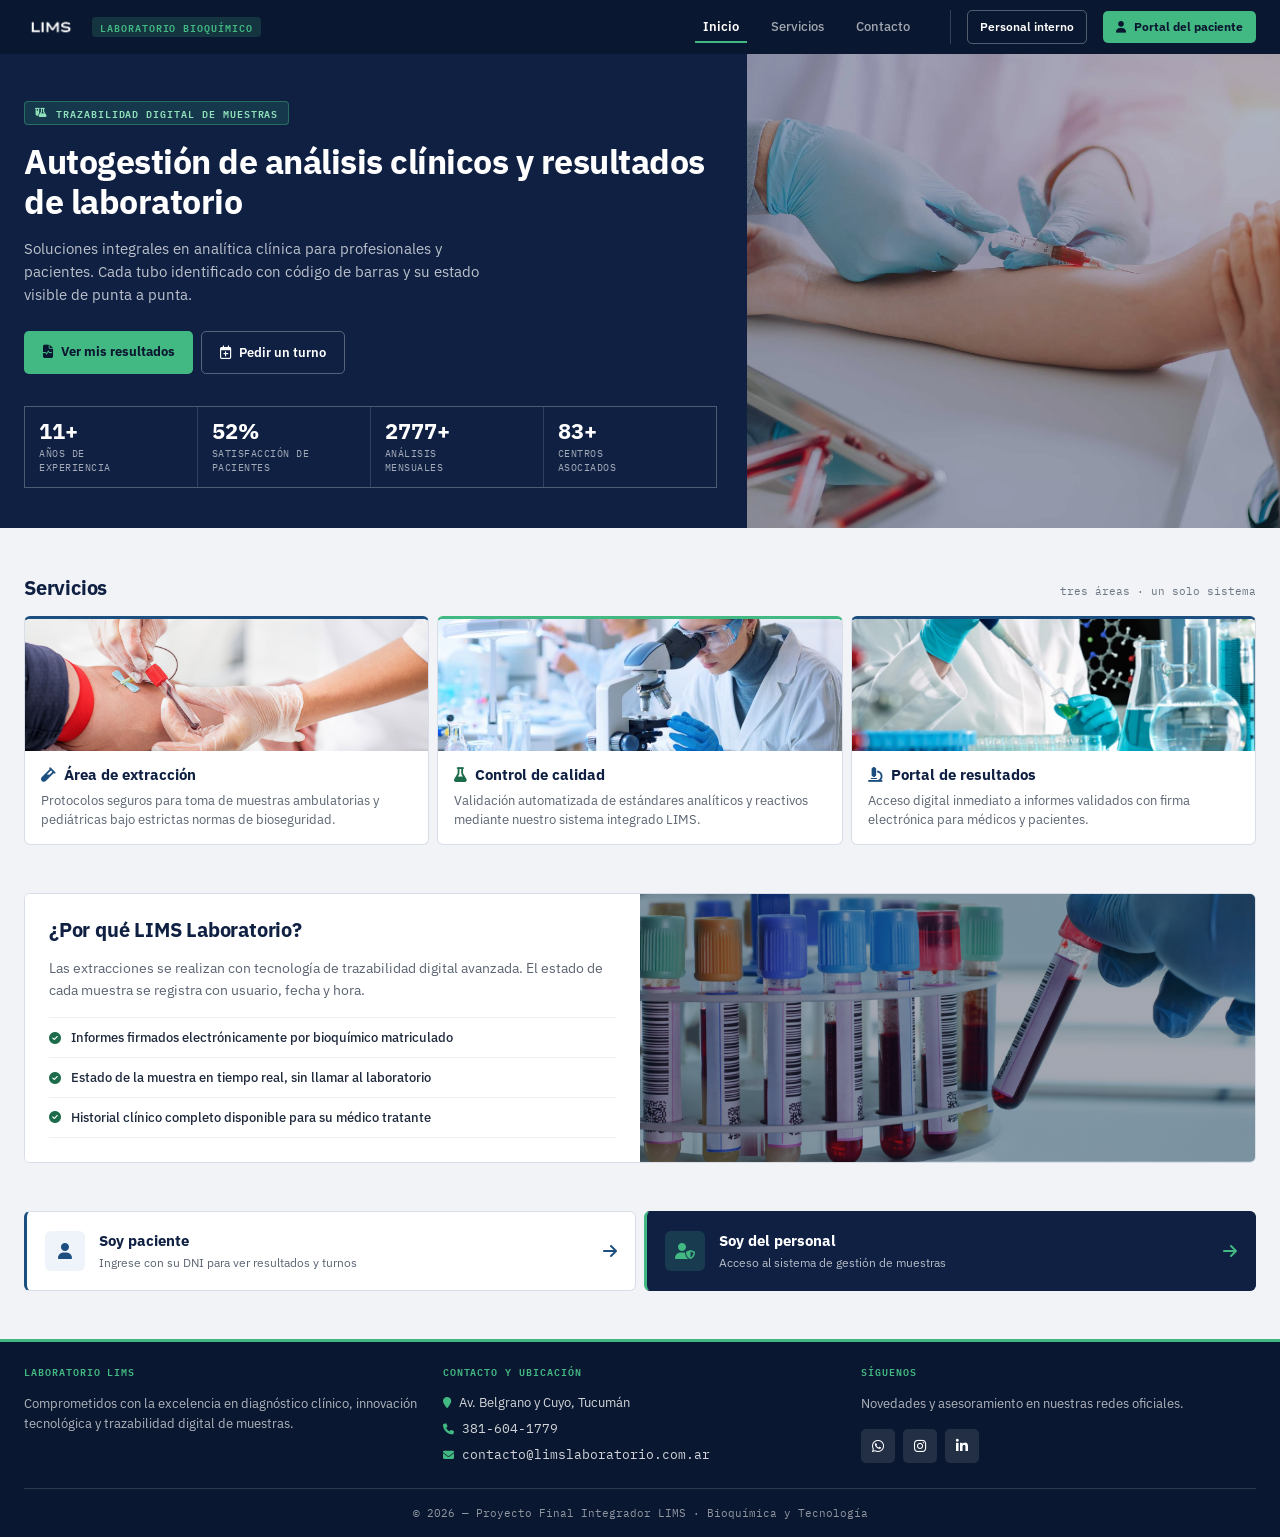
<file: index.html>
<!DOCTYPE html>
<html lang="es">
<head>
    <meta charset="UTF-8">
    <meta name="viewport" content="width=device-width, initial-scale=1.0">
    <meta name="description" content="Sistema Integral LIMS - Laboratorio Bioquímico de Análisis Clínicos y Autogestión de resultados.">
    <title>LIMS - Laboratorio Bioquímico</title>
    <link rel="icon" type="image/png" href="./img/favicon.png">
    <link rel="preconnect" href="https://fonts.googleapis.com">
    <link rel="preconnect" href="https://fonts.gstatic.com" crossorigin>
    <link href="https://fonts.googleapis.com/css2?family=IBM+Plex+Sans:wght@400;500;600;700&family=IBM+Plex+Mono:wght@400;500;600&display=swap" rel="stylesheet">
    <link rel="stylesheet" href="https://cdnjs.cloudflare.com/ajax/libs/bootstrap/5.3.3/css/bootstrap.min.css">
    <link rel="stylesheet" href="https://cdnjs.cloudflare.com/ajax/libs/font-awesome/6.4.0/css/all.min.css">
    <link rel="stylesheet" href="./css/styles.css">
</head>
<body>
    <header class="navbar navbar-expand-lg navbar-dark lims-navbar sticky-top py-0">
        <div class="container-fluid px-3 px-lg-4">
            <a class="navbar-brand d-flex align-items-center gap-3 py-0" href="index.html">
                <img src="./img/logo1.png" alt="Logo LIMS Laboratorio Bioquímico" height="26" class="lims-logo-invert">
                <span class="lims-eyebrow lims-chip-brand d-none d-md-inline-block">Laboratorio bioquímico</span>
            </a>
            <button class="navbar-toggler border-0 py-1" type="button" data-bs-toggle="collapse" data-bs-target="#navbarNav" aria-controls="navbarNav" aria-expanded="false" aria-label="Abrir menú">
                <span class="navbar-toggler-icon"></span>
            </button>
            <nav class="collapse navbar-collapse" id="navbarNav" aria-label="Menú principal">
                <ul class="navbar-nav ms-auto align-items-lg-center gap-lg-3 py-3 py-lg-0">
                    <li class="nav-item"><a class="nav-link lims-nav-link active" aria-current="page" href="index.html">Inicio</a></li>
                    <li class="nav-item"><a class="nav-link lims-nav-link" href="#servicios">Servicios</a></li>
                    <li class="nav-item"><a class="nav-link lims-nav-link" href="#contacto">Contacto</a></li>
                    <li class="nav-item ms-lg-3 ps-lg-3 lims-nav-divider mt-3 mt-lg-0">
                        <a class="btn btn-sm lims-btn-ghost" href="./pages/login-personal.html">Personal interno</a>
                    </li>
                    <li class="nav-item mt-2 mt-lg-0">
                        <a class="btn btn-sm lims-btn-accent" href="./pages/login-paciente.html"><i class="fa-solid fa-user me-2"></i>Portal del paciente</a>
                    </li>
                </ul>
            </nav>
        </div>
    </header>

    <section class="lims-hero">
        <div class="row g-0">
            <div class="col-lg-7 lims-hero-copy">
                <span class="lims-eyebrow lims-chip-accent d-inline-flex align-items-center gap-2 mb-3">
                    <i class="fa-solid fa-flask-vial"></i>Trazabilidad digital de muestras
                </span>
                <h1 class="lims-hero-title mb-3">Autogestión de análisis clínicos y resultados de laboratorio</h1>
                <p class="lims-hero-lead mb-4">Soluciones integrales en analítica clínica para profesionales y pacientes. Cada tubo identificado con código de barras y su estado visible de punta a punta.</p>

                <div class="d-flex flex-wrap gap-2 mb-4 pb-2">
                    <a href="./pages/login-paciente.html" class="btn lims-btn-accent">
                        <i class="fa-solid fa-file-waveform me-2"></i>Ver mis resultados
                    </a>
                    <a href="#contacto" class="btn lims-btn-ghost">
                        <i class="fa-regular fa-calendar-plus me-2"></i>Pedir un turno
                    </a>
                </div>

                <div class="lims-stats row row-cols-2 row-cols-md-4 g-0">
                    <div class="col">
                        <div class="lims-stat">
                            <div class="lims-stat-value" data-target="20" data-suffix="+">0+</div>
                            <div class="lims-stat-label">Años de<br>experiencia</div>
                        </div>
                    </div>
                    <div class="col">
                        <div class="lims-stat">
                            <div class="lims-stat-value" data-target="95" data-suffix="%">0%</div>
                            <div class="lims-stat-label">Satisfacción de<br>pacientes</div>
                        </div>
                    </div>
                    <div class="col">
                        <div class="lims-stat">
                            <div class="lims-stat-value" data-target="5000" data-suffix="+">0+</div>
                            <div class="lims-stat-label">Análisis<br>mensuales</div>
                        </div>
                    </div>
                    <div class="col">
                        <div class="lims-stat">
                            <div class="lims-stat-value" data-target="150" data-suffix="+">0+</div>
                            <div class="lims-stat-label">Centros<br>asociados</div>
                        </div>
                    </div>
                </div>
            </div>
            <div class="col-lg-5 lims-hero-media d-none d-lg-block"></div>
        </div>
    </section>

    <main class="lims-surface py-4 py-lg-5">
        <div class="container-fluid px-3 px-lg-4">

            <section id="servicios" class="mb-5">
                <div class="d-flex align-items-baseline justify-content-between gap-3 mb-3">
                    <h2 class="lims-h2 mb-0">Servicios</h2>
                    <span class="lims-meta d-none d-sm-inline">tres áreas · un solo sistema</span>
                </div>
                <div class="row row-cols-1 row-cols-sm-2 row-cols-lg-3 g-2">
                    <div class="col">
                        <article class="card lims-card lims-card--blue h-100">
                            <img src="./img/analisis-sangre.jpg" class="lims-card-img" alt="Área de extracción y toma de muestras">
                            <div class="card-body">
                                <h3 class="lims-card-title"><i class="fa-solid fa-vial text-primary me-2"></i>Área de extracción</h3>
                                <p class="lims-card-text mb-0">Protocolos seguros para toma de muestras ambulatorias y pediátricas bajo estrictas normas de bioseguridad.</p>
                            </div>
                        </article>
                    </div>
                    <div class="col">
                        <article class="card lims-card lims-card--green h-100">
                            <img src="./img/analisis-clinicos.jpg" class="lims-card-img" alt="Control de calidad en análisis clínicos">
                            <div class="card-body">
                                <h3 class="lims-card-title"><i class="fa-solid fa-flask lims-text-success me-2"></i>Control de calidad</h3>
                                <p class="lims-card-text mb-0">Validación automatizada de estándares analíticos y reactivos mediante nuestro sistema integrado LIMS.</p>
                            </div>
                        </article>
                    </div>
                    <div class="col">
                        <article class="card lims-card lims-card--blue h-100">
                            <img src="./img/portal-resultados.jpg" class="lims-card-img" alt="Portal de resultados digitales de laboratorio">
                            <div class="card-body">
                                <h3 class="lims-card-title"><i class="fa-solid fa-microscope text-primary me-2"></i>Portal de resultados</h3>
                                <p class="lims-card-text mb-0">Acceso digital inmediato a informes validados con firma electrónica para médicos y pacientes.</p>
                            </div>
                        </article>
                    </div>
                </div>
            </section>

            <section class="row g-0 align-items-stretch lims-split mb-5">
                <div class="col-lg-6 bg-white p-4">
                    <h2 class="lims-h2 mb-3">¿Por qué LIMS Laboratorio?</h2>
                    <p class="lims-body mb-3">Las extracciones se realizan con tecnología de trazabilidad digital avanzada. El estado de cada muestra se registra con usuario, fecha y hora.</p>
                    <ul class="list-unstyled lims-rows mb-0">
                        <li><i class="fa-solid fa-circle-check lims-text-success"></i><span>Informes firmados electrónicamente por bioquímico matriculado</span></li>
                        <li><i class="fa-solid fa-circle-check lims-text-success"></i><span>Estado de la muestra en tiempo real, sin llamar al laboratorio</span></li>
                        <li><i class="fa-solid fa-circle-check lims-text-success"></i><span>Historial clínico completo disponible para su médico tratante</span></li>
                    </ul>
                </div>
                <div class="col-lg-6 tech-bg lims-split-media"></div>
            </section>

            <section class="row row-cols-1 row-cols-md-2 g-2">
                <div class="col">
                    <a href="./pages/login-paciente.html" class="lims-access lims-access--patient h-100">
                        <span class="lims-access-icon"><i class="fa-solid fa-user"></i></span>
                        <span class="flex-grow-1">
                            <span class="d-block lims-access-title">Soy paciente</span>
                            <span class="d-block lims-access-sub">Ingrese con su DNI para ver resultados y turnos</span>
                        </span>
                        <i class="fa-solid fa-arrow-right text-primary"></i>
                    </a>
                </div>
                <div class="col">
                    <a href="./pages/login-personal.html" class="lims-access lims-access--staff h-100">
                        <span class="lims-access-icon"><i class="fa-solid fa-user-shield"></i></span>
                        <span class="flex-grow-1">
                            <span class="d-block lims-access-title">Soy del personal</span>
                            <span class="d-block lims-access-sub">Acceso al sistema de gestión de muestras</span>
                        </span>
                        <i class="fa-solid fa-arrow-right lims-text-accent"></i>
                    </a>
                </div>
            </section>

        </div>
    </main>

    <footer class="lims-footer pt-4 pb-3">
        <div class="container-fluid px-3 px-lg-4">
            <div class="row g-4 pb-4">
                <div class="col-md-4">
                    <h3 class="lims-eyebrow lims-text-accent mb-3">Laboratorio LIMS</h3>
                    <p class="lims-footer-text mb-0">Comprometidos con la excelencia en diagnóstico clínico, innovación tecnológica y trazabilidad digital de muestras.</p>
                </div>
                <div class="col-md-4" id="contacto">
                    <h3 class="lims-eyebrow lims-text-accent mb-3">Contacto y ubicación</h3>
                    <p class="lims-footer-item"><i class="fa-solid fa-location-pin lims-text-accent me-2"></i>Av. Belgrano y Cuyo, Tucumán</p>
                    <p class="lims-footer-item lims-mono"><i class="fa-solid fa-phone lims-text-accent me-2"></i>381-604-1779</p>
                    <p class="lims-footer-item lims-mono mb-0"><i class="fa-solid fa-envelope lims-text-accent me-2"></i>contacto@limslaboratorio.com.ar</p>
                </div>
                <div class="col-md-4">
                    <h3 class="lims-eyebrow lims-text-accent mb-3">Síguenos</h3>
                    <p class="lims-footer-text mb-3">Novedades y asesoramiento en nuestras redes oficiales.</p>
                    <div class="d-flex gap-2">
                        <a href="https://whatsapp.com" target="_blank" rel="noopener" aria-label="WhatsApp" class="lims-social"><i class="fa-brands fa-whatsapp"></i></a>
                        <a href="https://instagram.com" target="_blank" rel="noopener" aria-label="Instagram" class="lims-social"><i class="fa-brands fa-instagram"></i></a>
                        <a href="https://linkedin.com" target="_blank" rel="noopener" aria-label="LinkedIn" class="lims-social"><i class="fa-brands fa-linkedin-in"></i></a>
                    </div>
                </div>
            </div>
            <div class="lims-footer-bottom pt-3 text-center">
                <p class="mb-0">&copy; 2026 — Proyecto Final Integrador LIMS · Bioquímica y Tecnología</p>
            </div>
        </div>
    </footer>

    <script src="https://cdnjs.cloudflare.com/ajax/libs/bootstrap/5.3.3/js/bootstrap.bundle.min.js"></script>
    <script src="./js/index.js"></script>
</body>
</html>
</file>
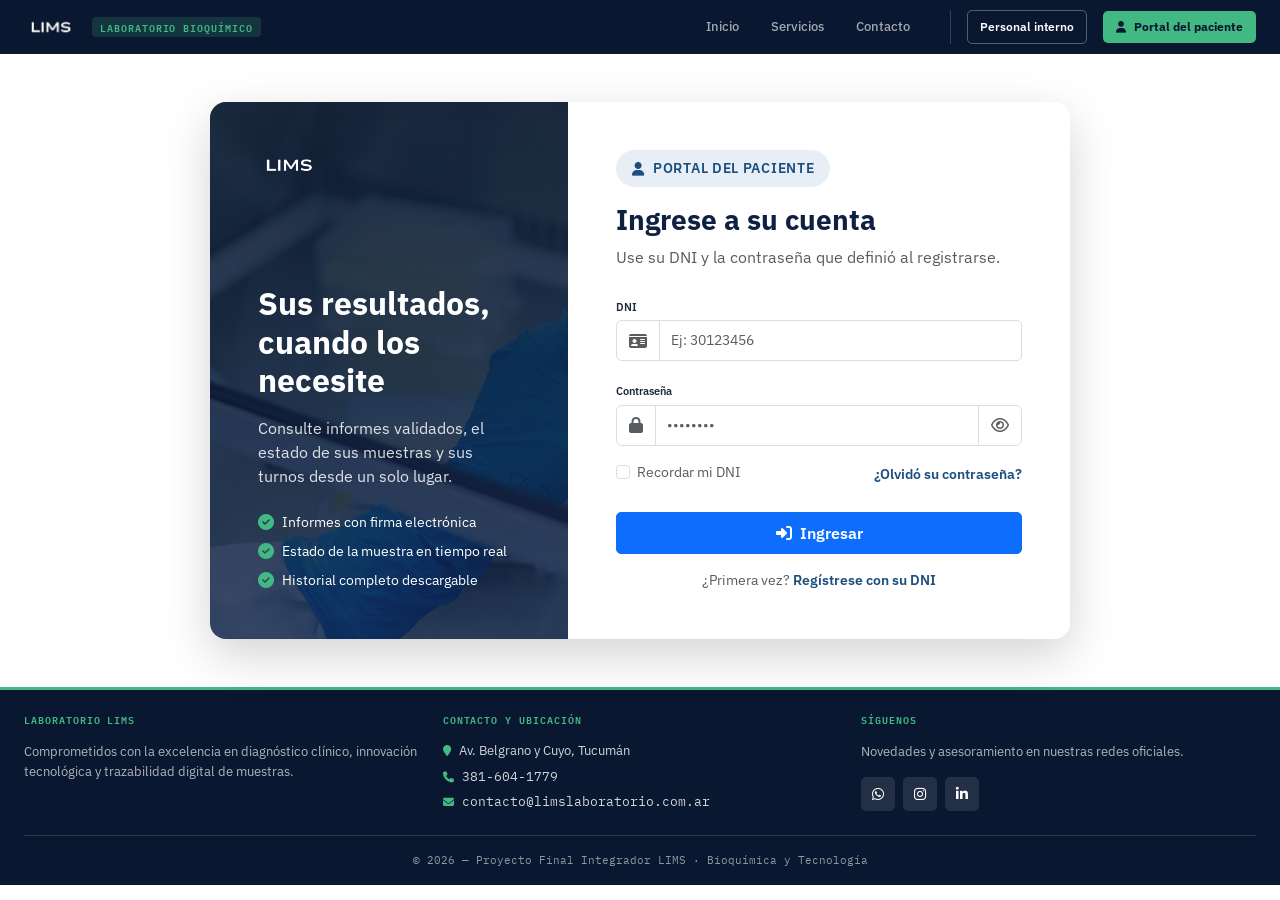
<file: pages/login-paciente.html>
<!DOCTYPE html>
<html lang="es">
<head>
    <meta charset="UTF-8">
    <meta name="viewport" content="width=device-width, initial-scale=1.0">
    <meta name="description" content="Portal de autogestión de pacientes para laboratorio bioquímico.">
    <title>LIMS - Portal del Paciente</title>
    <link rel="icon" type="image/png" href="../img/favicon.png">
    <link rel="preconnect" href="https://fonts.googleapis.com">
    <link rel="preconnect" href="https://fonts.gstatic.com" crossorigin>
    <link href="https://fonts.googleapis.com/css2?family=IBM+Plex+Sans:wght@400;500;600;700&family=IBM+Plex+Mono:wght@400;500;600&display=swap" rel="stylesheet">
    <link rel="stylesheet" href="https://cdnjs.cloudflare.com/ajax/libs/bootstrap/5.3.3/css/bootstrap.min.css">
    <link rel="stylesheet" href="https://cdnjs.cloudflare.com/ajax/libs/font-awesome/6.4.0/css/all.min.css">
    <link rel="stylesheet" href="../css/styles.css">
</head>
<body>
    <header class="navbar navbar-expand-lg navbar-dark lims-navbar sticky-top py-0">
        <div class="container-fluid px-3 px-lg-4">
            <a class="navbar-brand d-flex align-items-center gap-3 py-0" href="../index.html">
                <img src="../img/logo1.png" alt="Logo LIMS Laboratorio Bioquímico" height="26" class="lims-logo-invert">
                <span class="lims-eyebrow lims-chip-brand d-none d-md-inline-block">Laboratorio bioquímico</span>
            </a>
            <button class="navbar-toggler border-0 py-1" type="button" data-bs-toggle="collapse" data-bs-target="#navbarNav" aria-controls="navbarNav" aria-expanded="false" aria-label="Abrir menú">
                <span class="navbar-toggler-icon"></span>
            </button>
            <nav class="collapse navbar-collapse" id="navbarNav" aria-label="Menú principal">
                <ul class="navbar-nav ms-auto align-items-lg-center gap-lg-3 py-3 py-lg-0">
                    <li class="nav-item"><a class="nav-link lims-nav-link" href="../index.html">Inicio</a></li>
                    <li class="nav-item"><a class="nav-link lims-nav-link" href="../index.html#servicios">Servicios</a></li>
                    <li class="nav-item"><a class="nav-link lims-nav-link" href="../index.html#contacto">Contacto</a></li>
                    <li class="nav-item ms-lg-3 ps-lg-3 lims-nav-divider mt-3 mt-lg-0">
                        <a class="btn btn-sm lims-btn-ghost" href="login-personal.html">Personal interno</a>
                    </li>
                    <li class="nav-item mt-2 mt-lg-0">
                        <a class="btn btn-sm lims-btn-accent" aria-current="page" href="login-paciente.html"><i class="fa-solid fa-user me-2"></i>Portal del paciente</a>
                    </li>
                </ul>
            </nav>
        </div>
    </header>

    <main class="py-5 d-flex justify-content-center px-3">
        <div class="row g-0 shadow-lg rounded-4 overflow-hidden w-100" style="max-width: 860px;">

            <div class="col-md-5 patient-login-bg text-white p-4 p-md-5 d-flex flex-column">
                <img src="../img/logo1.png" alt="LIMS" height="30" class="mb-auto align-self-start" style="filter: brightness(0) invert(1); width: auto;">
                <h2 class="fw-bold mt-4 mb-3">Sus resultados, cuando los necesite</h2>
                <p class="mb-4" style="color: rgba(255,255,255,.85);">Consulte informes validados, el estado de sus muestras y sus turnos desde un solo lugar.</p>
                <ul class="list-unstyled d-flex flex-column gap-2 mb-0">
                    <li class="d-flex align-items-center gap-2"><i class="fa-solid fa-circle-check text-success"></i><span class="small">Informes con firma electrónica</span></li>
                    <li class="d-flex align-items-center gap-2"><i class="fa-solid fa-circle-check text-success"></i><span class="small">Estado de la muestra en tiempo real</span></li>
                    <li class="d-flex align-items-center gap-2"><i class="fa-solid fa-circle-check text-success"></i><span class="small">Historial completo descargable</span></li>
                </ul>
            </div>

            <div class="col-md-7 bg-white p-4 p-md-5 d-flex flex-column justify-content-center">
                <span class="d-inline-flex align-items-center gap-2 px-3 py-2 rounded-pill mb-3 small fw-semibold text-uppercase align-self-start" style="background: #e8eef6; color: #1c4e80; letter-spacing: .05em;">
                    <i class="fa-solid fa-user"></i>Portal del paciente
                </span>
                <h1 class="h3 fw-bold text-dark mb-2">Ingrese a su cuenta</h1>
                <p class="text-muted mb-4">Use su DNI y la contraseña que definió al registrarse.</p>

                <div id="loginAlert" class="alert alert-danger d-none" role="alert"></div>

                <form id="loginPacienteForm" action="#" method="POST" novalidate>
                    <div class="mb-3">
                        <label for="dni" class="form-label fw-semibold small">DNI</label>
                        <div class="input-group">
                            <span class="input-group-text bg-white"><i class="fa-solid fa-id-card text-muted"></i></span>
                            <input type="text" class="form-control" id="dni" name="dni" placeholder="Ej: 30123456" required inputmode="numeric" pattern="[0-9]*" autocomplete="username">
                        </div>
                        <div class="invalid-feedback">Ingrese un DNI válido.</div>
                    </div>

                    <div class="mb-3">
                        <label for="password" class="form-label fw-semibold small">Contraseña</label>
                        <div class="input-group">
                            <span class="input-group-text bg-white"><i class="fa-solid fa-lock text-muted"></i></span>
                            <input type="password" class="form-control" id="password" name="password" placeholder="••••••••" required autocomplete="current-password">
                            <button type="button" id="togglePassword" class="input-group-text bg-white" aria-label="Mostrar contraseña">
                                <i class="fa-regular fa-eye text-muted"></i>
                            </button>
                        </div>
                        <div class="invalid-feedback">Ingrese su contraseña.</div>
                    </div>

                    <div class="d-flex justify-content-between align-items-center mb-4 small">
                        <div class="form-check">
                            <input class="form-check-input" type="checkbox" name="remember" id="remember">
                            <label class="form-check-label text-muted" for="remember">Recordar mi DNI</label>
                        </div>
                        <a href="#" class="text-primary fw-semibold text-decoration-none">¿Olvidó su contraseña?</a>
                    </div>

                    <button type="submit" class="btn btn-primary w-100 py-2 fw-semibold mb-3">
                        <i class="fa-solid fa-right-to-bracket me-2"></i>Ingresar
                    </button>

                    <p class="text-center text-muted small mb-0">¿Primera vez? <a href="#" class="text-primary fw-semibold text-decoration-none">Regístrese con su DNI</a></p>
                </form>

                <div id="loginSuccess" class="d-none text-center py-3">
                    <span class="d-inline-flex align-items-center justify-content-center rounded-circle bg-success bg-opacity-10 text-success mb-3" style="width: 56px; height: 56px; font-size: 1.5rem;">
                        <i class="fa-solid fa-circle-check"></i>
                    </span>
                    <h3 class="h5 fw-bold mb-1">Bienvenido/a, DNI <span id="dniActivo"></span></h3>
                    <p class="text-muted small mb-4">Sesión iniciada el <span id="fechaAcceso"></span></p>
                    <button type="button" id="cerrarSesionPaciente" class="btn btn-outline-primary w-100 py-2 fw-semibold">
                        <i class="fa-solid fa-right-from-bracket me-2"></i>Cerrar sesión
                    </button>
                </div>
            </div>

        </div>
    </main>

    <footer class="lims-footer pt-4 pb-3">
        <div class="container-fluid px-3 px-lg-4">
            <div class="row g-4 pb-4">
                <div class="col-md-4">
                    <h3 class="lims-eyebrow lims-text-accent mb-3">Laboratorio LIMS</h3>
                    <p class="lims-footer-text mb-0">Comprometidos con la excelencia en diagnóstico clínico, innovación tecnológica y trazabilidad digital de muestras.</p>
                </div>
                <div class="col-md-4" id="contacto">
                    <h3 class="lims-eyebrow lims-text-accent mb-3">Contacto y ubicación</h3>
                    <p class="lims-footer-item"><i class="fa-solid fa-location-pin lims-text-accent me-2"></i>Av. Belgrano y Cuyo, Tucumán</p>
                    <p class="lims-footer-item lims-mono"><i class="fa-solid fa-phone lims-text-accent me-2"></i>381-604-1779</p>
                    <p class="lims-footer-item lims-mono mb-0"><i class="fa-solid fa-envelope lims-text-accent me-2"></i>contacto@limslaboratorio.com.ar</p>
                </div>
                <div class="col-md-4">
                    <h3 class="lims-eyebrow lims-text-accent mb-3">Síguenos</h3>
                    <p class="lims-footer-text mb-3">Novedades y asesoramiento en nuestras redes oficiales.</p>
                    <div class="d-flex gap-2">
                        <a href="https://whatsapp.com" target="_blank" rel="noopener" aria-label="WhatsApp" class="lims-social"><i class="fa-brands fa-whatsapp"></i></a>
                        <a href="https://instagram.com" target="_blank" rel="noopener" aria-label="Instagram" class="lims-social"><i class="fa-brands fa-instagram"></i></a>
                        <a href="https://linkedin.com" target="_blank" rel="noopener" aria-label="LinkedIn" class="lims-social"><i class="fa-brands fa-linkedin-in"></i></a>
                    </div>
                </div>
            </div>
            <div class="lims-footer-bottom pt-3 text-center">
                <p class="mb-0">&copy; 2026 — Proyecto Final Integrador LIMS · Bioquímica y Tecnología</p>
            </div>
        </div>
    </footer>

    <script src="https://cdnjs.cloudflare.com/ajax/libs/bootstrap/5.3.3/js/bootstrap.bundle.min.js"></script>
    <script src="../js/login-paciente.js"></script>
</body>
</html>
</file>
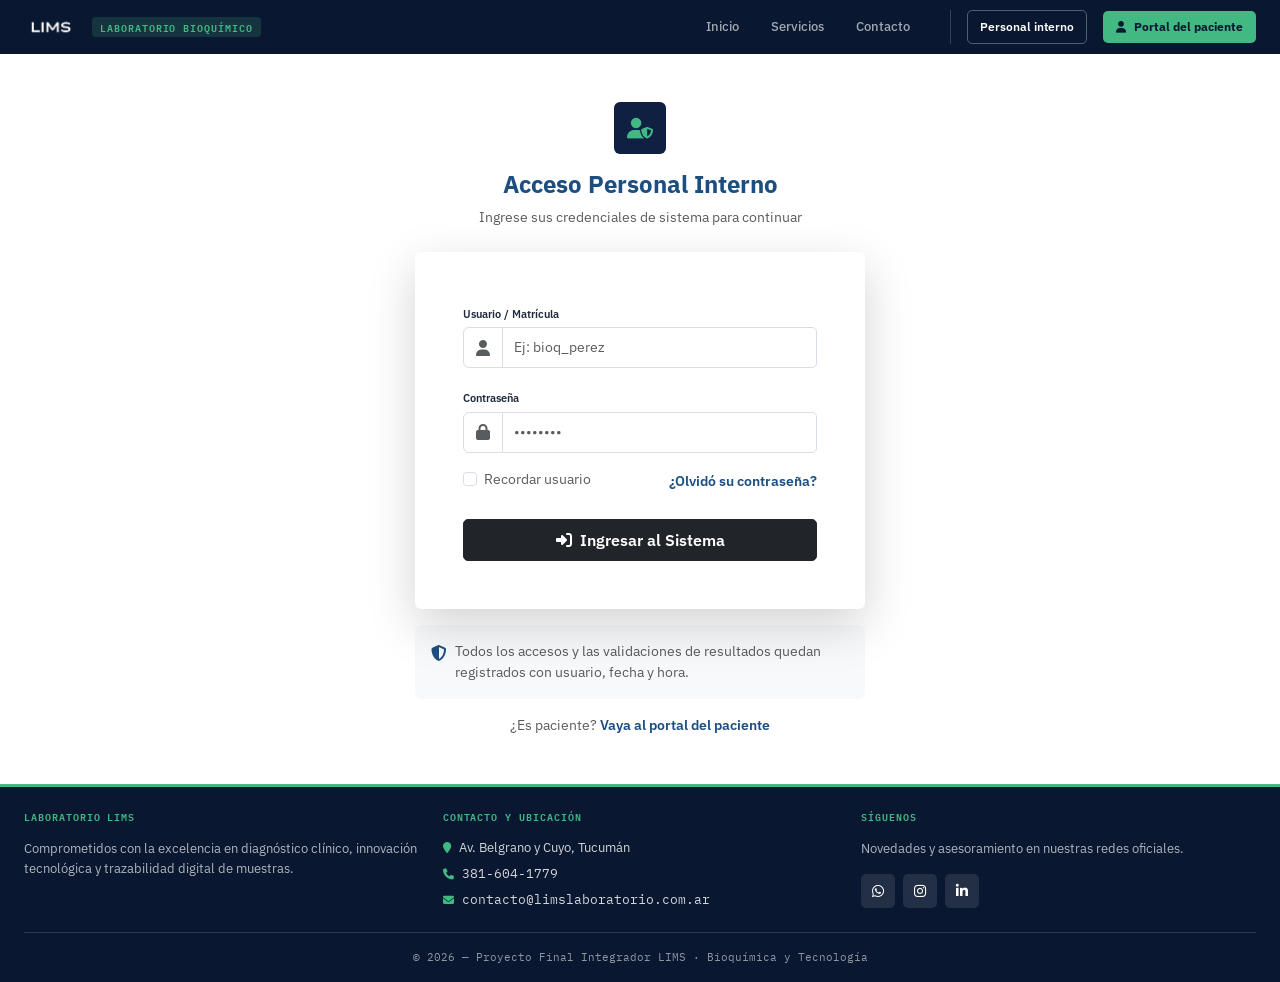
<file: pages/login-personal.html>
<!DOCTYPE html>
<html lang="es">
<head>
    <meta charset="UTF-8">
    <meta name="viewport" content="width=device-width, initial-scale=1.0">
    <meta name="description" content="Login de personal interno para laboratorio bioquímico LIMS.">
    <title>LIMS - Login Personal Interno</title>
    <link rel="icon" type="image/png" href="../img/favicon.png">
    <link rel="preconnect" href="https://fonts.googleapis.com">
    <link rel="preconnect" href="https://fonts.gstatic.com" crossorigin>
    <link href="https://fonts.googleapis.com/css2?family=IBM+Plex+Sans:wght@400;500;600;700&family=IBM+Plex+Mono:wght@400;500;600&display=swap" rel="stylesheet">
    <link rel="stylesheet" href="https://cdnjs.cloudflare.com/ajax/libs/bootstrap/5.3.3/css/bootstrap.min.css">
    <link rel="stylesheet" href="https://cdnjs.cloudflare.com/ajax/libs/font-awesome/6.4.0/css/all.min.css">
    <link rel="stylesheet" href="../css/styles.css">
</head>
<body>
    <header class="navbar navbar-expand-lg navbar-dark lims-navbar sticky-top py-0">
        <div class="container-fluid px-3 px-lg-4">
            <a class="navbar-brand d-flex align-items-center gap-3 py-0" href="../index.html">
                <img src="../img/logo1.png" alt="Logo LIMS Laboratorio Bioquímico" height="26" class="lims-logo-invert">
                <span class="lims-eyebrow lims-chip-brand d-none d-md-inline-block">Laboratorio bioquímico</span>
            </a>
            <button class="navbar-toggler border-0 py-1" type="button" data-bs-toggle="collapse" data-bs-target="#navbarNav" aria-controls="navbarNav" aria-expanded="false" aria-label="Abrir menú">
                <span class="navbar-toggler-icon"></span>
            </button>
            <nav class="collapse navbar-collapse" id="navbarNav" aria-label="Menú principal">
                <ul class="navbar-nav ms-auto align-items-lg-center gap-lg-3 py-3 py-lg-0">
                    <li class="nav-item"><a class="nav-link lims-nav-link" href="../index.html">Inicio</a></li>
                    <li class="nav-item"><a class="nav-link lims-nav-link" href="../index.html#servicios">Servicios</a></li>
                    <li class="nav-item"><a class="nav-link lims-nav-link" href="../index.html#contacto">Contacto</a></li>
                    <li class="nav-item ms-lg-3 ps-lg-3 lims-nav-divider mt-3 mt-lg-0">
                        <a class="btn btn-sm lims-btn-ghost" aria-current="page" href="login-personal.html">Personal interno</a>
                    </li>
                    <li class="nav-item mt-2 mt-lg-0">
                        <a class="btn btn-sm lims-btn-accent" href="login-paciente.html"><i class="fa-solid fa-user me-2"></i>Portal del paciente</a>
                    </li>
                </ul>
            </nav>
        </div>
    </header>

    <main class="d-flex justify-content-center align-items-center py-5" style="min-height: calc(100vh - 350px);">
        <div class="w-100 mx-3" style="max-width: 450px;">
            <div class="text-center mb-4">
                <span class="d-inline-flex align-items-center justify-content-center rounded-3 bg-dark text-success mb-3" style="width: 52px; height: 52px; font-size: 1.3rem;">
                    <i class="fa-solid fa-user-shield"></i>
                </span>
                <h2 class="h4 text-primary fw-bold">Acceso Personal Interno</h2>
                <p class="text-muted small mb-0">Ingrese sus credenciales de sistema para continuar</p>
            </div>
 
            <div class="card shadow-lg border-0">
                <div class="card-body p-4 p-md-5">
                    <div id="loginAlert" class="alert alert-danger d-none" role="alert"></div>

                    <form id="loginPersonalForm" action="#" method="POST" novalidate>
                        <div class="mb-3">
                            <label for="usuario" class="form-label fw-semibold small">Usuario / Matrícula</label>
                            <div class="input-group">
                                <span class="input-group-text bg-white"><i class="fa-solid fa-user text-muted"></i></span>
                                <input type="text" class="form-control" id="usuario" name="usuario" placeholder="Ej: bioq_perez" required autocomplete="username">
                            </div>
                            <div class="invalid-feedback">Ingrese su usuario o matrícula.</div>
                        </div>

                        <div class="mb-3">
                            <label for="password" class="form-label fw-semibold small">Contraseña</label>
                            <div class="input-group">
                                <span class="input-group-text bg-white"><i class="fa-solid fa-lock text-muted"></i></span>
                                <input type="password" class="form-control" id="password" name="password" placeholder="••••••••" required autocomplete="current-password">
                            </div>
                            <div class="invalid-feedback">Ingrese su contraseña.</div>
                        </div>

                        <div class="d-flex justify-content-between align-items-center mb-4 small">
                            <div class="form-check">
                                <input class="form-check-input" type="checkbox" name="remember" id="remember">
                                <label class="form-check-label text-muted" for="remember">Recordar usuario</label>
                            </div>
                            <a href="#" class="text-primary fw-semibold text-decoration-none">¿Olvidó su contraseña?</a>
                        </div>

                        <button type="submit" class="btn btn-dark w-100 py-2 fw-semibold">
                            <i class="fa-solid fa-right-to-bracket me-2"></i>Ingresar al Sistema
                        </button>
                    </form>

                    <div id="loginSuccess" class="d-none text-center py-3">
                        <span class="d-inline-flex align-items-center justify-content-center rounded-circle bg-success bg-opacity-10 text-success mb-3" style="width: 56px; height: 56px; font-size: 1.5rem;">
                            <i class="fa-solid fa-circle-check"></i>
                        </span>
                        <h3 class="h5 fw-bold mb-1">Bienvenido/a, <span id="usuarioActivo"></span></h3>
                        <p class="text-muted small mb-4">Sesión iniciada el <span id="fechaAcceso"></span></p>
                        <button type="button" id="cerrarSesionPersonal" class="btn btn-outline-dark w-100 py-2 fw-semibold">
                            <i class="fa-solid fa-right-from-bracket me-2"></i>Cerrar sesión
                        </button>
                    </div>
                </div>
            </div>

            <div class="d-flex gap-2 mt-3 p-3 rounded-3 bg-light">
                <i class="fa-solid fa-shield-halved text-primary mt-1"></i>
                <p class="mb-0 small text-muted">Todos los accesos y las validaciones de resultados quedan registrados con usuario, fecha y hora.</p>
            </div>

            <p class="text-center text-muted small mt-3 mb-0">¿Es paciente? <a href="login-paciente.html" class="text-primary fw-semibold text-decoration-none">Vaya al portal del paciente</a></p>
        </div>
    </main>

    <footer class="lims-footer pt-4 pb-3">
        <div class="container-fluid px-3 px-lg-4">
            <div class="row g-4 pb-4">
                <div class="col-md-4">
                    <h3 class="lims-eyebrow lims-text-accent mb-3">Laboratorio LIMS</h3>
                    <p class="lims-footer-text mb-0">Comprometidos con la excelencia en diagnóstico clínico, innovación tecnológica y trazabilidad digital de muestras.</p>
                </div>
                <div class="col-md-4" id="contacto">
                    <h3 class="lims-eyebrow lims-text-accent mb-3">Contacto y ubicación</h3>
                    <p class="lims-footer-item"><i class="fa-solid fa-location-pin lims-text-accent me-2"></i>Av. Belgrano y Cuyo, Tucumán</p>
                    <p class="lims-footer-item lims-mono"><i class="fa-solid fa-phone lims-text-accent me-2"></i>381-604-1779</p>
                    <p class="lims-footer-item lims-mono mb-0"><i class="fa-solid fa-envelope lims-text-accent me-2"></i>contacto@limslaboratorio.com.ar</p>
                </div>
                <div class="col-md-4">
                    <h3 class="lims-eyebrow lims-text-accent mb-3">Síguenos</h3>
                    <p class="lims-footer-text mb-3">Novedades y asesoramiento en nuestras redes oficiales.</p>
                    <div class="d-flex gap-2">
                        <a href="https://whatsapp.com" target="_blank" rel="noopener" aria-label="WhatsApp" class="lims-social"><i class="fa-brands fa-whatsapp"></i></a>
                        <a href="https://instagram.com" target="_blank" rel="noopener" aria-label="Instagram" class="lims-social"><i class="fa-brands fa-instagram"></i></a>
                        <a href="https://linkedin.com" target="_blank" rel="noopener" aria-label="LinkedIn" class="lims-social"><i class="fa-brands fa-linkedin-in"></i></a>
                    </div>
                </div>
            </div>
            <div class="lims-footer-bottom pt-3 text-center">
                <p class="mb-0">&copy; 2026 — Proyecto Final Integrador LIMS · Bioquímica y Tecnología</p>
            </div>
        </div>
    </footer>

    <script src="https://cdnjs.cloudflare.com/ajax/libs/bootstrap/5.3.3/js/bootstrap.bundle.min.js"></script>
    <script src="../js/login-personal.js"></script>
</body>
</html>
</file>
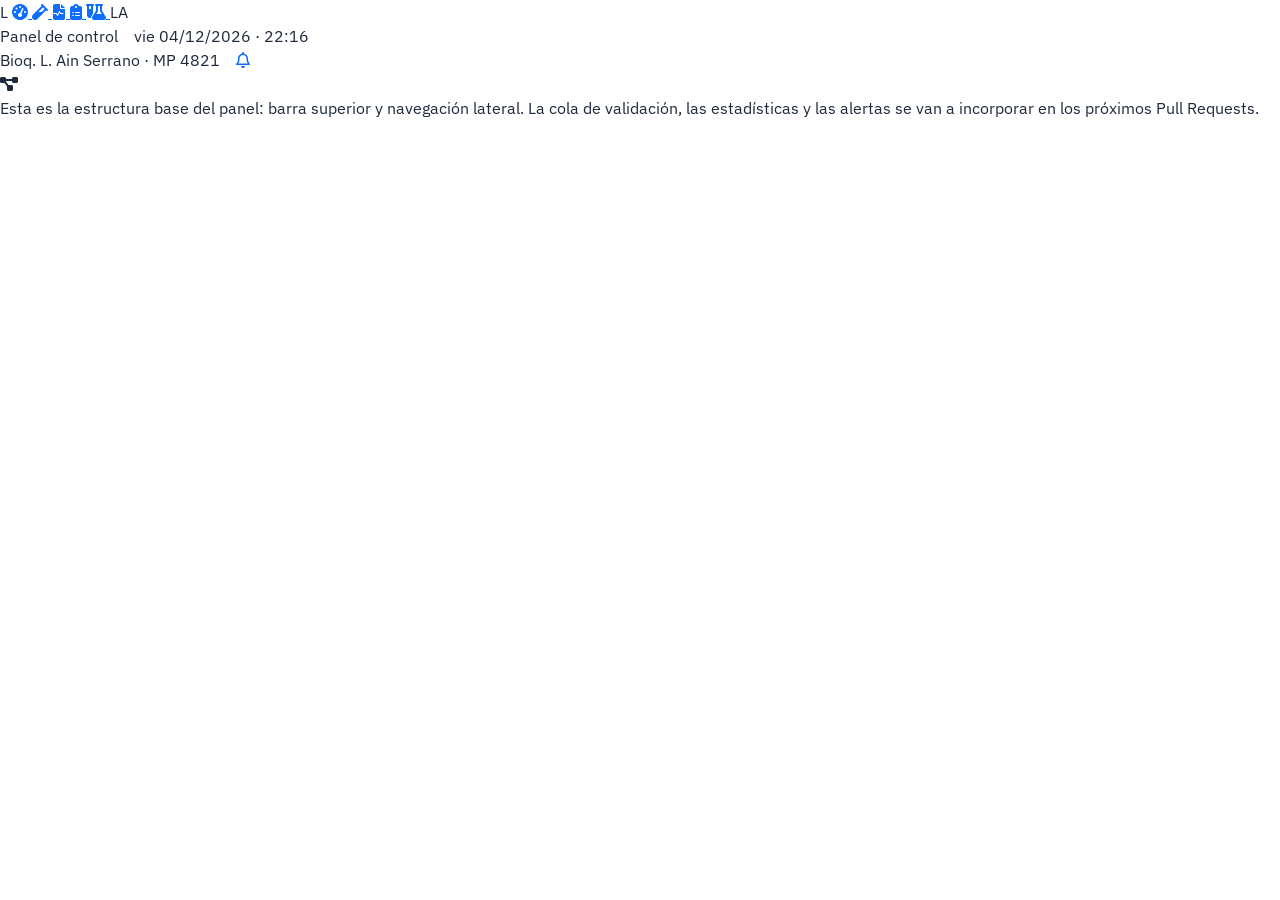
<file: pages/panel-control.html>
<!DOCTYPE html>
<html lang="es">
<head>
    <meta charset="UTF-8">
    <meta name="viewport" content="width=device-width, initial-scale=1.0">
    <meta name="description" content="Panel de control interno para bioquímicos del laboratorio LIMS.">
    <title>LIMS - Panel de control</title>
    <link rel="preconnect" href="https://fonts.googleapis.com">
    <link rel="preconnect" href="https://fonts.gstatic.com" crossorigin>
    <link href="https://fonts.googleapis.com/css2?family=IBM+Plex+Sans:wght@400;500;600;700&family=IBM+Plex+Mono:wght@400;500;600&display=swap" rel="stylesheet">
    <link rel="stylesheet" href="https://cdnjs.cloudflare.com/ajax/libs/bootstrap/5.3.3/css/bootstrap.min.css">
    <link rel="stylesheet" href="https://cdnjs.cloudflare.com/ajax/libs/font-awesome/6.4.0/css/all.min.css">
    <link rel="stylesheet" href="../css/styles.css">
</head>
<body>
    <div class="lims-dash-shell">
        <aside class="lims-dash-sidebar">
            <span class="lims-dash-logo">L</span>
            <a href="panel-control.html" title="Panel" aria-label="Panel" aria-current="page" class="lims-dash-nav-icon active">
                <i class="fa-solid fa-gauge-high"></i>
            </a>
            <a href="#" title="Muestras (próximamente)" aria-label="Muestras" aria-disabled="true" class="lims-dash-nav-icon">
                <i class="fa-solid fa-vial"></i>
            </a>
            <a href="#" title="Resultados (próximamente)" aria-label="Resultados" aria-disabled="true" class="lims-dash-nav-icon">
                <i class="fa-solid fa-file-waveform"></i>
            </a>
            <a href="#" title="Recepción (próximamente)" aria-label="Recepción" aria-disabled="true" class="lims-dash-nav-icon">
                <i class="fa-solid fa-clipboard-list"></i>
            </a>
            <a href="#" title="Calidad (próximamente)" aria-label="Calidad" aria-disabled="true" class="lims-dash-nav-icon">
                <i class="fa-solid fa-flask-vial"></i>
            </a>
            <span class="lims-dash-spacer"></span>
            <span class="lims-dash-avatar" title="Bioq. L. Ain Serrano">LA</span>
        </aside>

        <div class="lims-dash-main">
            <header class="lims-dash-topbar">
                <div class="d-flex align-items-center gap-3">
                    <span class="lims-dash-topbar-title">Panel de control</span>
                    <span class="lims-dash-topbar-date" id="fechaHora"></span>
                </div>
                <div class="d-flex align-items-center gap-3">
                    <span class="lims-dash-topbar-user">Bioq. L. Ain Serrano · MP 4821</span>
                    <a href="#" class="lims-dash-topbar-bell" title="Notificaciones" aria-label="Notificaciones">
                        <i class="fa-regular fa-bell"></i>
                    </a>
                </div>
            </header>

            <main class="lims-dash-content">
                <div class="lims-dash-placeholder">
                    <i class="fa-solid fa-diagram-project"></i>
                    <p>Esta es la estructura base del panel: barra superior y navegación lateral. La cola de validación, las estadísticas y las alertas se van a incorporar en los próximos Pull Requests.</p>
                </div>
            </main>
        </div>
    </div>

    <script src="https://cdnjs.cloudflare.com/ajax/libs/bootstrap/5.3.3/js/bootstrap.bundle.min.js"></script>
    <script src="../js/panel-control.js"></script>
</body>
</html>
</file>
<file: css/styles.css>
/* ============================================================
   LIMS — Estilo denso / técnico, sobre variables CSS de Bootstrap 5.3
   ============================================================ */

:root {
    /* Marca */
    --bs-primary: #1c4e80;
    --bs-primary-rgb: 28, 78, 128;
    --bs-success: #42b883;
    --bs-success-rgb: 66, 184, 131;
    --bs-dark: #0f2043;
    --bs-dark-rgb: 15, 32, 67;
    --bs-link-color: var(--bs-primary);
    --bs-link-hover-color: #14385c;

    /* Superficies navy */
    --lims-navy-900: #0a1730;
    --lims-navy-800: #0f2043;
    --lims-primary-hover: #14385c;

    /* Texto */
    --lims-ink: #1e293b;
    --lims-muted: #5b6472;
    --lims-muted-2: #6b7684;

    /* Bordes y superficies claras */
    --lims-border: #d8dee7;
    --lims-border-soft: #eef1f5;
    --lims-surface: #f1f3f6;
    --lims-surface-2: #f6f8fa;

    /* Estados */
    --lims-success-bg: #e3f2ea;
    --lims-success-fg: #1c6b4a;
    --lims-warn-bg: #fdf0d6;
    --lims-warn-fg: #7a5a0c;
    --lims-danger: #a83c16;
    --lims-danger-bg: #fdf0e8;
    --lims-danger-fg: #7a2e10;
    --lims-info-bg: #eef4fa;
    --lims-info-fg: #123c66;

    /* Tipografía */
    --lims-font-mono: "IBM Plex Mono", ui-monospace, Menlo, monospace;

    /* Densidad: baja los defaults aireados de Bootstrap */
    --bs-border-radius: 6px;
    --bs-border-radius-sm: 5px;
    --bs-border-radius-lg: 6px;
    --bs-border-color: var(--lims-border);
    --bs-body-color: var(--lims-ink);
}

body {
    font-family: "IBM Plex Sans", system-ui, -apple-system, sans-serif;
    color: var(--lims-ink);
}

html::-webkit-scrollbar {
    display: none;
}

/* ---------- Utilidades reutilizables (base del sistema interno) ---------- */

.lims-mono { font-family: var(--lims-font-mono); }
.lims-text-accent { color: #42b883 !important; }
.lims-text-success { color: var(--lims-success-fg) !important; }
.lims-surface { background: var(--lims-surface); }

.lims-eyebrow {
    font-family: var(--lims-font-mono);
    font-size: 9.5px;
    font-weight: 600;
    letter-spacing: .1em;
    text-transform: uppercase;
}

.lims-meta {
    font-family: var(--lims-font-mono);
    font-size: 11px;
    color: var(--lims-muted-2);
}

.lims-chip-accent {
    padding: 4px 10px;
    border-radius: 4px;
    background: rgba(66, 184, 131, .16);
    border: 1px solid rgba(66, 184, 131, .42);
    color: #8fe0bb;
}

.lims-chip-brand {
    padding: 3px 8px;
    border-radius: 4px;
    background: rgba(66, 184, 131, .18);
    color: #42b883;
}

/* Chips de estado — se usan en listado de muestras, resultados y calidad */
.lims-chip {
    display: inline-block;
    padding: 2px 7px;
    border-radius: 4px;
    font-family: var(--lims-font-mono);
    font-size: 9.5px;
    font-weight: 700;
    line-height: 1.5;
    letter-spacing: .06em;
    text-transform: uppercase;
}
.lims-chip--ok      { background: var(--lims-success-bg); color: var(--lims-success-fg); }
.lims-chip--warn    { background: var(--lims-warn-bg);    color: var(--lims-warn-fg); }
.lims-chip--danger  { background: var(--lims-danger);     color: #fff; }
.lims-chip--neutral { background: #eceae5;                color: #5b5750; }

/* Aviso con acento lateral */
.lims-notice {
    display: flex;
    gap: 9px;
    padding: 11px 13px;
    border-radius: 5px;
    border-left: 3px solid;
    font-size: 11.5px;
    line-height: 1.5;
}
.lims-notice--info   { background: var(--lims-info-bg);   border-color: var(--bs-primary);  color: var(--lims-info-fg); }
.lims-notice--warn   { background: var(--lims-warn-bg);   border-color: #e0a72e;            color: #5c4308; }
.lims-notice--danger { background: var(--lims-danger-bg); border-color: var(--lims-danger); color: var(--lims-danger-fg); }

/* ---------- Botones ---------- */

.btn { border-radius: 5px; font-weight: 700; transition: background-color .15s ease, border-color .15s ease, color .15s ease; }
.btn-primary { --bs-btn-hover-bg: var(--lims-primary-hover); --bs-btn-hover-border-color: var(--lims-primary-hover); }

.lims-btn-accent {
    background: #42b883;
    color: var(--lims-navy-900);
    border: none;
    padding: 11px 18px;
    font-size: 13px;
}
.lims-btn-accent:hover,
.lims-btn-accent:focus { background: #37a473; color: var(--lims-navy-900); }
.btn-sm.lims-btn-accent { padding: 7px 13px; font-size: 11.5px; }

.lims-btn-ghost {
    background: transparent;
    color: #fff;
    border: 1px solid rgba(255, 255, 255, .3);
    padding: 11px 18px;
    font-size: 13px;
    font-weight: 600;
}
.lims-btn-ghost:hover,
.lims-btn-ghost:focus { background: rgba(255, 255, 255, .1); color: #fff; border-color: rgba(255, 255, 255, .45); }
.btn-sm.lims-btn-ghost { padding: 7px 12px; font-size: 11.5px; }

/* ---------- Navbar ---------- */

.lims-navbar { background: var(--lims-navy-900); min-height: 54px; }
.lims-logo-invert { filter: brightness(0) invert(1); }

.lims-nav-link {
    font-size: 12.5px;
    font-weight: 500;
    color: rgba(255, 255, 255, .62);
    padding: .35rem 0;
    border-bottom: 2px solid transparent;
}
.lims-nav-link:hover,
.lims-nav-link:focus { color: #fff; }
.lims-nav-link.active { color: #fff; font-weight: 600; border-bottom-color: #42b883; }

.lims-navbar .navbar-toggler-icon {
    background-image: url("data:image/svg+xml,%3csvg xmlns='http://www.w3.org/2000/svg' viewBox='0 0 30 30'%3e%3cpath stroke='rgba%28255,255,255,0.75%29' stroke-linecap='round' stroke-miterlimit='10' stroke-width='2' d='M4 7h22M4 15h22M4 23h22'/%3e%3c/svg%3e");
}

@media (min-width: 992px) {
    .lims-nav-divider { border-left: 1px solid rgba(255, 255, 255, .18); }
}

/* ---------- Hero ---------- */

.lims-hero { background: var(--lims-navy-800); }
.lims-hero-copy { padding: 44px 30px 40px 24px; }

.lims-hero-title {
    font-size: clamp(1.6rem, 3.2vw, 34px);
    font-weight: 700;
    line-height: 1.18;
    letter-spacing: -.5px;
    color: #fff;
    text-wrap: pretty;
}

.lims-hero-lead {
    max-width: 480px;
    font-size: 14.5px;
    line-height: 1.6;
    color: rgba(255, 255, 255, .72);
    text-wrap: pretty;
}

.lims-hero-media {
    background-image: linear-gradient(rgba(15, 32, 67, .34), rgba(15, 32, 67, .34)), url('../img/hero.jpeg');
    background-size: cover;
    background-position: center;
    min-height: 340px;
}

/* Estadísticas: el gap de 1px sobre fondo claro genera las divisiones.
   Grid en vez del row-cols de Bootstrap: sumar "gap" a un ancho en % ya
   repartido (flex-basis 25%) desborda la fila y hace saltar la última
   celda a una segunda línea; con grid el gap se descuenta del track. */
.lims-stats {
    display: grid;
    grid-template-columns: repeat(2, 1fr);
    background: rgba(255, 255, 255, .14);
    border: 1px solid rgba(255, 255, 255, .14);
    gap: 1px;
}
@media (min-width: 768px) {
    .lims-stats { grid-template-columns: repeat(4, 1fr); }
}
/* Neutraliza el width:% que Bootstrap aplica via row-cols (pensado para
   flex) — dentro de un grid ya repartido, el hijo debe llenar su celda */
.lims-stats > .col { width: 100%; }
.lims-stat { background: var(--lims-navy-800); padding: 13px 14px; height: 100%; }
.lims-stat-value { font-size: 22px; font-weight: 700; line-height: 1; color: #fff; margin-bottom: 5px; }
.lims-stat-label {
    font-family: var(--lims-font-mono);
    font-size: 10px;
    line-height: 1.35;
    letter-spacing: .05em;
    text-transform: uppercase;
    color: rgba(255, 255, 255, .62);
}

/* ---------- Tipografía de contenido ---------- */

.lims-h2 {
    font-size: clamp(1.05rem, 2vw, 20px);
    font-weight: 700;
    letter-spacing: -.2px;
    color: var(--lims-navy-800);
}

.lims-body { font-size: 13.5px; line-height: 1.6; color: var(--lims-muted); text-wrap: pretty; }

/* ---------- Tarjetas de servicio ---------- */

.lims-card { border: 1px solid var(--lims-border); border-radius: 6px; overflow: hidden; box-shadow: none; }
.lims-card--blue  { border-top: 3px solid var(--bs-primary); }
.lims-card--green { border-top: 3px solid #42b883; }
.lims-card .card-body { padding: 15px 16px; }
.lims-card-img { width: 100%; height: 132px; object-fit: cover; display: block; }
.lims-card-title { font-size: 14.5px; font-weight: 700; line-height: 1.2; color: var(--lims-navy-800); margin-bottom: 7px; }
.lims-card-text { font-size: 12.5px; line-height: 1.55; color: var(--lims-muted); text-wrap: pretty; }

/* ---------- Bloque partido ---------- */

.lims-split { background: #fff; border: 1px solid var(--lims-border); border-radius: 6px; overflow: hidden; }
.lims-split-media { min-height: 250px; }

/* Lista de beneficios como filas divididas, no bullets */
.lims-rows { border-top: 1px solid var(--lims-border-soft); }
.lims-rows li {
    display: flex;
    align-items: center;
    gap: 10px;
    padding: 10px 0;
    border-bottom: 1px solid var(--lims-border-soft);
    font-size: 12.5px;
    font-weight: 500;
    color: var(--lims-ink);
}
.lims-rows li i { font-size: 12px; flex: none; }

/* ---------- Accesos duales ---------- */

.lims-access {
    display: flex;
    align-items: center;
    gap: 14px;
    padding: 18px;
    border: 1px solid var(--lims-border);
    border-radius: 6px;
    text-decoration: none;
    transition: background-color .15s ease;
}
.lims-access-icon {
    display: flex;
    align-items: center;
    justify-content: center;
    width: 40px;
    height: 40px;
    border-radius: 6px;
    font-size: 16px;
    flex: none;
}
.lims-access-title { font-size: 14.5px; font-weight: 700; margin-bottom: 3px; }
.lims-access-sub { font-size: 12px; line-height: 1.45; }

.lims-access--patient { background: #fff; border-left: 3px solid var(--bs-primary); }
.lims-access--patient:hover { background: var(--lims-surface-2); }
.lims-access--patient .lims-access-icon { background: var(--lims-info-bg); color: var(--bs-primary); }
.lims-access--patient .lims-access-title { color: var(--lims-navy-800); }
.lims-access--patient .lims-access-sub { color: var(--lims-muted); }

.lims-access--staff { background: var(--lims-navy-800); border-color: var(--lims-navy-800); border-left: 3px solid #42b883; }
.lims-access--staff:hover { background: #14294f; }
.lims-access--staff .lims-access-icon { background: rgba(66, 184, 131, .18); color: #42b883; }
.lims-access--staff .lims-access-title { color: #fff; }
.lims-access--staff .lims-access-sub { color: rgba(255, 255, 255, .7); }

/* ---------- Footer ---------- */

.lims-footer { background: var(--lims-navy-900); border-top: 3px solid #42b883; color: #fff; }
.lims-footer-text { font-size: 12.5px; line-height: 1.6; color: rgba(255, 255, 255, .68); text-wrap: pretty; }
.lims-footer-item { font-size: 12.5px; line-height: 1.5; color: rgba(255, 255, 255, .82); margin-bottom: 7px; }
.lims-footer-item i { font-size: 11px; }

.lims-social {
    display: flex;
    align-items: center;
    justify-content: center;
    width: 34px;
    height: 34px;
    border-radius: 5px;
    background: rgba(255, 255, 255, .1);
    color: #fff;
    font-size: 14px;
    text-decoration: none;
    transition: background-color .15s ease, color .15s ease;
}
.lims-social:hover { background: #42b883; color: var(--lims-navy-900); }

.lims-footer-bottom {
    border-top: 1px solid rgba(255, 255, 255, .14);
    font-family: var(--lims-font-mono);
    font-size: 11px;
    color: rgba(255, 255, 255, .55);
}

/* ---------- Formularios (para los logins) ---------- */

.form-control, .form-select {
    border-radius: 5px;
    padding: 9px 11px;
    font-size: .875rem;
    border-color: var(--lims-border);
}
.form-control:focus, .form-select:focus {
    border-color: var(--bs-primary);
    border-width: 1.5px;
    box-shadow: 0 0 0 2px rgba(28, 78, 128, .14);
}
.form-label { font-size: 11px; font-weight: 600; color: var(--lims-ink); margin-bottom: 5px; }

/* ---------- Fondos de marca ---------- */

.tech-bg {
    background-image: linear-gradient(rgba(10, 23, 48, .38), rgba(10, 23, 48, .38)), url('../img/trazabilidad-muestras.jpg');
    background-size: cover;
    background-position: center;
}

.patient-login-bg {
    background-image: linear-gradient(rgba(10, 23, 48, .88), rgba(15, 32, 67, .82)), url('../img/analisis-de-laboratorio.jpg');
    background-size: cover;
    background-position: center;
}

/* ---------- Responsive ---------- */

@media (max-width: 991.98px) {
    .lims-hero-copy { padding: 32px 20px 30px; }
    .lims-hero-lead { max-width: none; font-size: 16px; }

    /* Letra más grande en mobile/tablet: en pantallas chicas el tamaño
       "denso" pensado para PC se lee difícil. Desktop queda como estaba. */
    .lims-nav-link { font-size: 14.5px; }
    .lims-body { font-size: 15px; }
    .lims-card-text { font-size: 14px; }
    .lims-rows li { font-size: 14px; }
    .lims-access-title { font-size: 16px; }
    .lims-access-sub { font-size: 13.5px; }
    .lims-footer-text,
    .lims-footer-item { font-size: 14px; }
    .form-label { font-size: 13px; }
    .form-control, .form-select { font-size: 1rem; }
}

/* ----- Estilos que ya no se usan ya que pasamos a bootstrap 5.3 y sus utilidades, pero los dejamos por pedido de la profe para el TP-----

:root {
    --primary-blue: #1c4e80;
    --accent-cyan: #42b883;
    --bg-light: #f4f6f9;
    --text-dark: #1e293b;
    --text-muted: #64748b;
    --white: #ffffff;
    --font-main: "Segoe UI", system-ui, -apple-system, sans-serif;
}

html::-webkit-scrollbar {
    display: none;
}

* {
    margin: 0;
    padding: 0;
    box-sizing: border-box;
}

body {
    font-family: var(--font-main);
    background-color: var(--bg-light);
    color: var(--text-dark);
    line-height: 1.6;
}

header {
    background: rgba(255, 255, 255, 0.85);
    backdrop-filter: blur(12px);
    -webkit-backdrop-filter: blur(12px);
    padding: 1rem 3rem;
    border-bottom: 1px solid rgba(226, 232, 240, 0.8);
    display: flex;
    justify-content: space-between;
    align-items: center;
    position: sticky;
    top: 0;
    z-index: 1000;
}

header img {
    max-height: 48px;
    width: auto;
}

header nav ul {
    display: flex;
    list-style: none;
    gap: 2rem;
}

header nav ul li a {
    text-decoration: none;
    color: var(--text-dark);
    font-weight: 600;
    font-size: 0.95rem;
    transition: color 0.2s ease;
}

header nav ul li a:hover {
    color: var(--primary-blue);
}

.hero-banner {
    width: 100vw;
    position: relative;
    left: 50%;
    right: 50%;
    margin-left: -50vw;
    margin-right: -50vw;
    
    background-image: linear-gradient(rgba(15, 32, 67, 0.75), rgba(28, 78, 128, 0.65)), url('../img/hero.jpeg');
    background-size: cover;
    background-position: center;
    min-height: 560px;
    
    display: flex;
    flex-direction: column;
    justify-content: center;
    align-items: center;
    text-align: center;
    color: var(--white);
    padding: 4rem 1.5rem 2rem 1.5rem;
    margin-bottom: 4rem;
}

.hero-contenido h1 {
    font-size: 3.2rem;
    font-weight: 800;
    letter-spacing: -0.5px;
    margin-bottom: 1rem;
    text-shadow: 0 2px 8px rgba(0, 0, 0, 0.4);
    max-width: 900px;
}

.hero-contenido p {
    font-size: 1.25rem;
    font-weight: 400;
    max-width: 750px;
    margin: 0 auto 3rem auto;
    opacity: 0.95;
    text-shadow: 0 1px 4px rgba(0, 0, 0, 0.4);
}

.hero-stats {
    display: grid;
    grid-template-columns: repeat(auto-fit, minmax(180px, 1fr));
    gap: 1.5rem;
    width: 100%;
    max-width: 900px;
    background: rgba(255, 255, 255, 0.12);
    backdrop-filter: blur(16px);
    -webkit-backdrop-filter: blur(16px);
    border: 1px solid rgba(255, 255, 255, 0.25);
    border-radius: 16px;
    padding: 1.5rem;
    box-shadow: 0 8px 32px 0 rgba(0, 0, 0, 0.3);
}

.stat-item h3 {
    font-size: 2rem;
    font-weight: 800;
    color: var(--white);
    margin-bottom: 0.2rem;
}

.stat-item p {
    font-size: 0.9rem;
    opacity: 0.85;
    margin: 0 !important;
}

main {
    max-width: 1200px;
    margin: 0 auto 4rem auto;
    padding: 0 1.5rem;
}

.servicios-grid, .ventajas-grid {
    display: grid;
    grid-template-columns: repeat(auto-fit, minmax(340px, 1fr));
    gap: 2.5rem;
    margin-bottom: 5rem;
}

.tarjeta-servicio, .tarjeta-ventaja {
    background-color: var(--white);
    border-radius: 16px;
    border: 1px solid #e2e8f0;
    overflow: hidden;
    box-shadow: 0 10px 25px -5px rgba(0, 0, 0, 0.04);
    transition: transform 0.3s ease, box-shadow 0.3s ease, border-color 0.3s ease;
}

.tarjeta-servicio:hover, .tarjeta-ventaja:hover {
    transform: translateY(-8px);
    box-shadow: 0 20px 35px -10px rgba(28, 78, 128, 0.15);
    border-color: var(--accent-cyan);
}

.tarjeta-img-container {
    width: 100%;
    height: 200px;
    overflow: hidden;
}

.tarjeta-img-container img {
    width: 100%;
    height: 100%;
    object-fit: cover;
    transition: transform 0.5s ease, opacity 0.3s ease;
}

.tarjeta-servicio:hover .tarjeta-img-container img,
.tarjeta-ventaja:hover .tarjeta-img-container img {
    transform: scale(1.05);
    opacity: 0.85;
}

.tarjeta-contenido {
    padding: 2rem;
}

.tarjeta-servicio h3, .tarjeta-ventaja h3 {
    color: var(--primary-blue);
    font-size: 1.35rem;
    font-weight: 700;
    margin-bottom: 0.75rem;
}

.tarjeta-servicio p, .tarjeta-ventaja p {
    color: var(--text-muted);
    font-size: 0.95rem;
    line-height: 1.6;
}

.seccion-ventajas {
    margin: 5rem 0;
    text-align: center;
}

.seccion-ventajas h2 {
    color: var(--primary-blue);
    font-size: 2.4rem;
    font-weight: 800;
    margin-bottom: 2.5rem;
    letter-spacing: -0.5px;
}

.banner-tecnologia {
    position: relative;
    background-image: linear-gradient(rgba(0, 0, 0, 0.3), rgba(0, 0, 0, 0.3)), url('../img/trazabilidad-muestras.jpg');
    background-size: cover;
    background-position: center;
    color: var(--white);
    padding: 3.5rem 2.5rem;
    border-radius: 16px;
    text-align: center;
    box-shadow: 0 15px 35px rgba(0, 0, 0, 0.15);
    overflow: hidden;
}

.banner-tecnologia p {
    position: relative;
    z-index: 2;
    font-size: 1.3rem;
    font-weight: 600;
    max-width: 900px;
    margin: 0 auto;
    text-shadow: 0 2px 4px rgba(0, 0, 0, 0.3);
}

footer {
    background-color: var(--primary-blue);
    color: var(--white);
    padding: 4rem 2rem 2rem 2rem;
    margin-top: 5rem;
    border-top: 4px solid var(--accent-cyan);
}

.footer-container {
    max-width: 1200px;
    margin: 0 auto;
    display: grid;
    grid-template-columns: repeat(auto-fit, minmax(260px, 1fr));
    gap: 3rem;
    margin-bottom: 3rem;
}

.footer-col h3 {
    font-size: 1.2rem;
    font-weight: 700;
    margin-bottom: 1.2rem;
    color: var(--accent-cyan);
    letter-spacing: 0.5px;
}

.footer-col p {
    font-size: 0.95rem;
    opacity: 0.9;
    margin-bottom: 0.8rem;
    line-height: 1.5;
}

.footer-socials {
    display: flex;
    gap: 1rem;
    margin-top: 1.2rem;
}

.footer-socials a {
    display: flex;
    align-items: center;
    justify-content: center;
    width: 40px;
    height: 40px;
    background: rgba(255, 255, 255, 0.1);
    border-radius: 50%;
    transition: background 0.3s ease, transform 0.2s ease;
}

.footer-socials a:hover {
    background: var(--accent-cyan);
    transform: translateY(-3px);
}

.footer-socials i {
    font-size: 1.1rem;
    color: var(--white);
}

.footer-bottom {
    max-width: 1200px;
    margin: 0 auto;
    padding-top: 2rem;
    border-top: 1px solid rgba(255, 255, 255, 0.15);
    text-align: center;
    font-size: 0.85rem;
    opacity: 0.8;
}
*/

/*-- diseño responsivo -- */


/*

@media (max-width: 992px) {
    header {
        padding: 1rem 1.5rem;
    }

    header nav ul {
        gap: 1rem;
    }

    .hero-banner {
        min-height: 480px;
        padding: 3rem 1rem;
    }

    .hero-contenido h1 {
        font-size: 2.5rem;
    }

    .hero-stats {
        grid-template-columns: repeat(2, 1fr);
    }
}

@media (max-width: 768px) {
    header {
        flex-direction: column;
        gap: 1rem;
        padding: 1rem;
        position: static;
    }

    header nav ul {
        gap: 1.2rem;
        font-size: 0.9rem;
    }

    .hero-banner {
        min-height: 420px;
    }

    .hero-contenido h1 {
        font-size: 2rem;
    }

    .hero-contenido p {
        font-size: 1rem;
    }

    .hero-stats {
        grid-template-columns: 1fr;
        gap: 1rem;
    }

    .servicios-grid {
        grid-template-columns: 1fr;
        gap: 1.5rem;
    }

    .banner-tecnologia {
        padding: 2rem 1.5rem;
        font-size: 1.1rem;
    }

    .footer-container {
        grid-template-columns: 1fr;
        gap: 2rem;
        text-align: center;
    }

    .footer-socials {
        justify-content: center;
    }
}
*/

/* ==========================================================================
   ESTILOS LOGIN PERSONAL
   ========================================================================== */
/*
.login-container {
    min-height: calc(100vh - 350px);
    display: flex;
    justify-content: center;
    align-items: center;
    padding: 3rem 1.5rem;
}

.login-card {
    background-color: var(--white);
    width: 100%;
    max-width: 450px;
    padding: 2.5rem 2rem;
    border-radius: 16px;
    border: 1px solid #e2e8f0;
    box-shadow: 0 15px 35px rgba(28, 78, 128, 0.08);
}

.login-header {
    text-align: center;
    margin-bottom: 2rem;
}

.login-icon {
    font-size: 2.8rem;
    color: var(--primary-blue);
    margin-bottom: 0.8rem;
}

.login-header h2 {
    color: var(--primary-blue);
    font-size: 1.6rem;
    font-weight: 700;
    margin-bottom: 0.4rem;
}

.login-header p {
    color: var(--text-muted);
    font-size: 0.9rem;
}

.login-form .form-group {
    margin-bottom: 1.2rem;
}

.login-form label {
    display: block;
    font-weight: 600;
    font-size: 0.88rem;
    color: var(--text-dark);
    margin-bottom: 0.4rem;
}

.input-wrapper {
    position: relative;
    display: flex;
    align-items: center;
}

.input-wrapper i {
    position: absolute;
    left: 14px;
    color: var(--text-muted);
    font-size: 1rem;
    transition: color 0.2s ease;
}

.input-wrapper input {
    width: 100%;
    padding: 0.75rem 0.8rem 0.75rem 2.6rem;
    border: 1px solid #cbd5e1;
    border-radius: 8px;
    font-size: 0.95rem;
    font-family: var(--font-main);
    outline: none;
    transition: border-color 0.2s ease, box-shadow 0.2s ease;
}

.input-wrapper input:focus {
    border-color: var(--primary-blue);
    box-shadow: 0 0 0 3px rgba(28, 78, 128, 0.15);
}

.input-wrapper input:focus + i,
.input-wrapper:focus-within i {
    color: var(--primary-blue);
}

.form-options {
    display: flex;
    justify-content: space-between;
    align-items: center;
    font-size: 0.85rem;
    margin-bottom: 1.8rem;
}

.remember-me {
    display: flex;
    align-items: center;
    gap: 0.4rem;
    color: var(--text-muted);
    cursor: pointer;
}

.forgot-pass {
    color: var(--primary-blue);
    text-decoration: none;
    font-weight: 600;
    transition: color 0.2s ease;
}

.forgot-pass:hover {
    color: var(--accent-cyan);
    text-decoration: underline;
}

.btn-login {
    width: 100%;
    padding: 0.85rem;
    background-color: var(--primary-blue);
    color: var(--white);
    border: none;
    border-radius: 8px;
    font-size: 1rem;
    font-weight: 600;
    font-family: var(--font-main);
    cursor: pointer;
    display: flex;
    justify-content: center;
    align-items: center;
    gap: 0.5rem;
    transition: background-color 0.3s ease, transform 0.2s ease;
}

.btn-login:hover {
    background-color: #14385c;
    transform: translateY(-2px);
}

/* Tema de marca LIMS sobre variables CSS de Bootstrap 5.3 */
/*
:root {
    --bs-primary: #1c4e80;
    --bs-primary-rgb: 28, 78, 128;
    --bs-success: #42b883;
    --bs-success-rgb: 66, 184, 131;
    --bs-link-color: var(--bs-primary);
    --bs-link-hover-color: #14385c;
}

html::-webkit-scrollbar {
    display: none;
}

/* Imágenes de fondo de marca - sin equivalente en utilidades de Bootstrap */
/*
.hero-bg {
    background-image: linear-gradient(rgba(15, 32, 67, 0.75), rgba(28, 78, 128, 0.65)), url('../img/hero.jpeg');
    background-size: cover;
    background-position: center;
}

.tech-bg {
    background-image: linear-gradient(rgba(0, 0, 0, 0.3), rgba(0, 0, 0, 0.3)), url('../img/trazabilidad-muestras.jpg');
    background-size: cover;
    background-position: center;
}



/* Panel de vidrio (glassmorphism) de las estadísticas del hero */
/*
.hero-stats-panel {
    background: rgba(255, 255, 255, 0.12);
    backdrop-filter: blur(16px);
    -webkit-backdrop-filter: blur(16px);
    border: 1px solid rgba(255, 255, 255, 0.25);
}


*/
</file>
